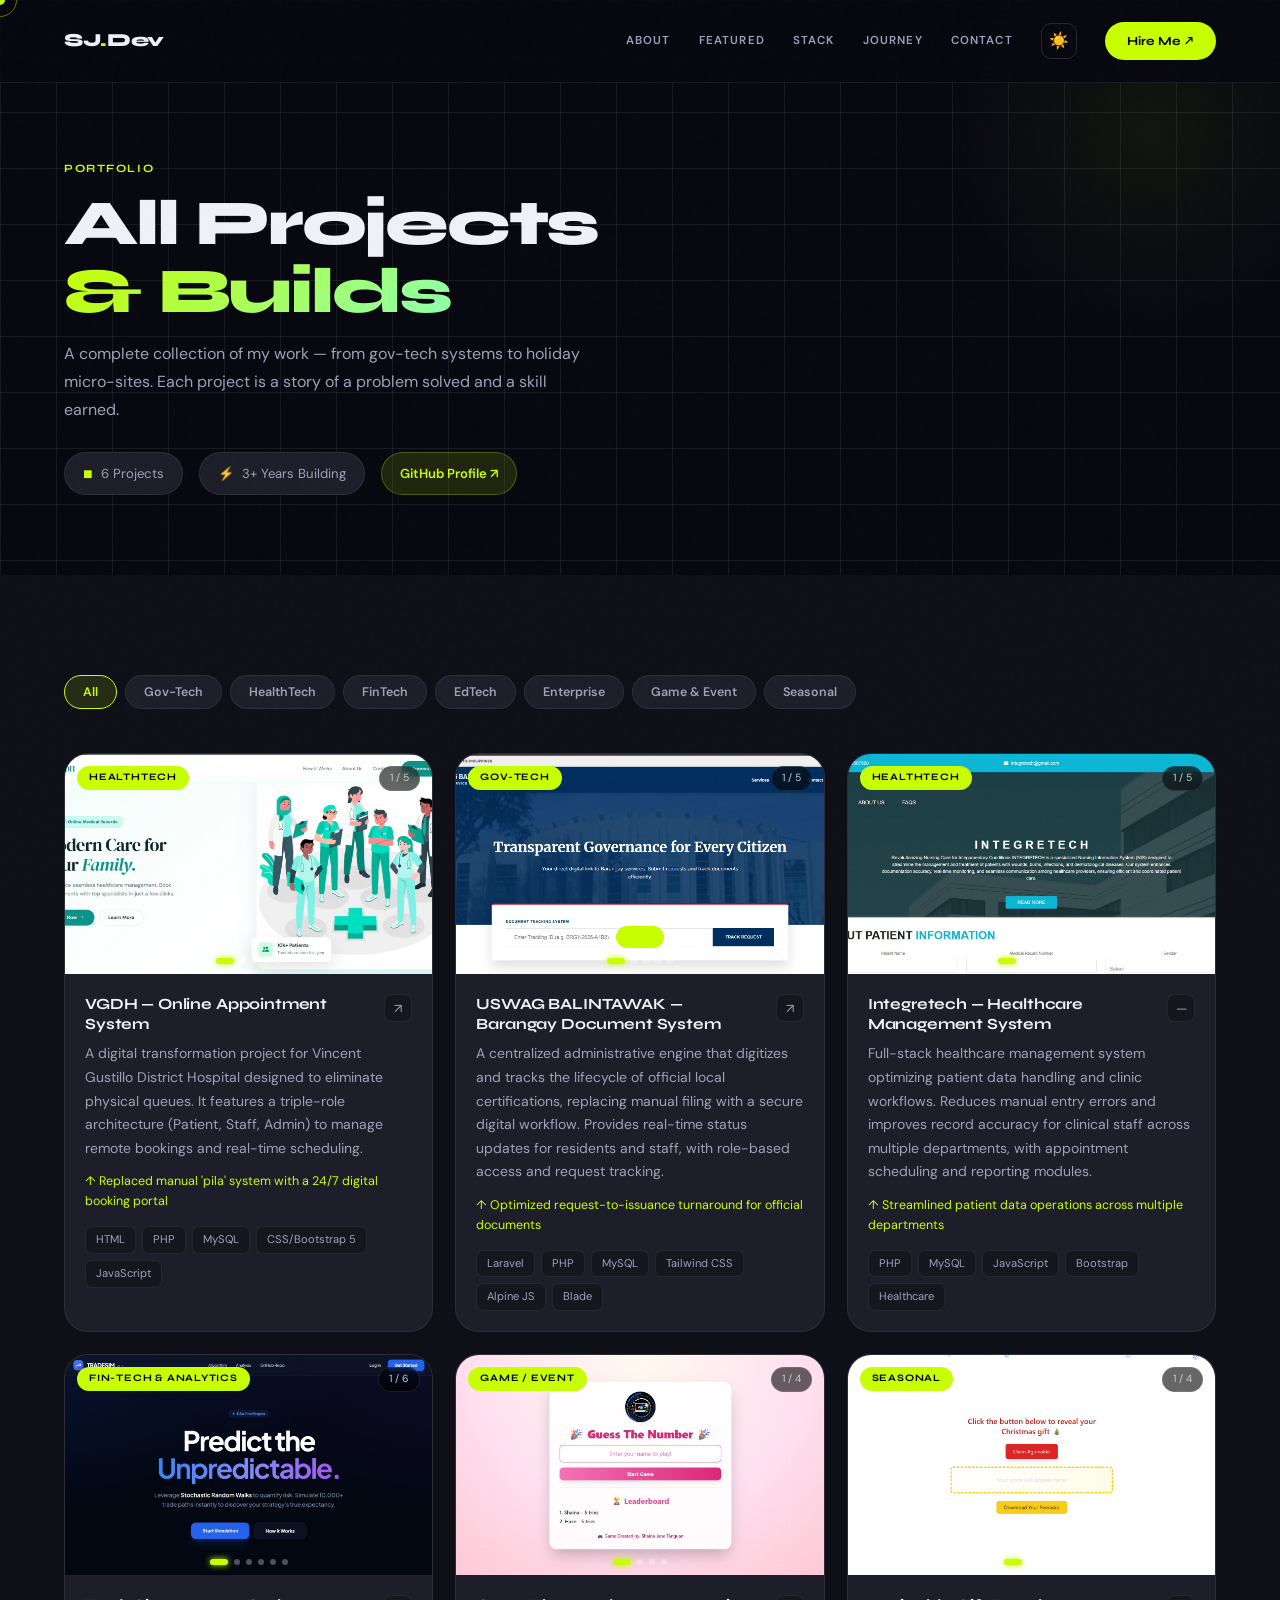
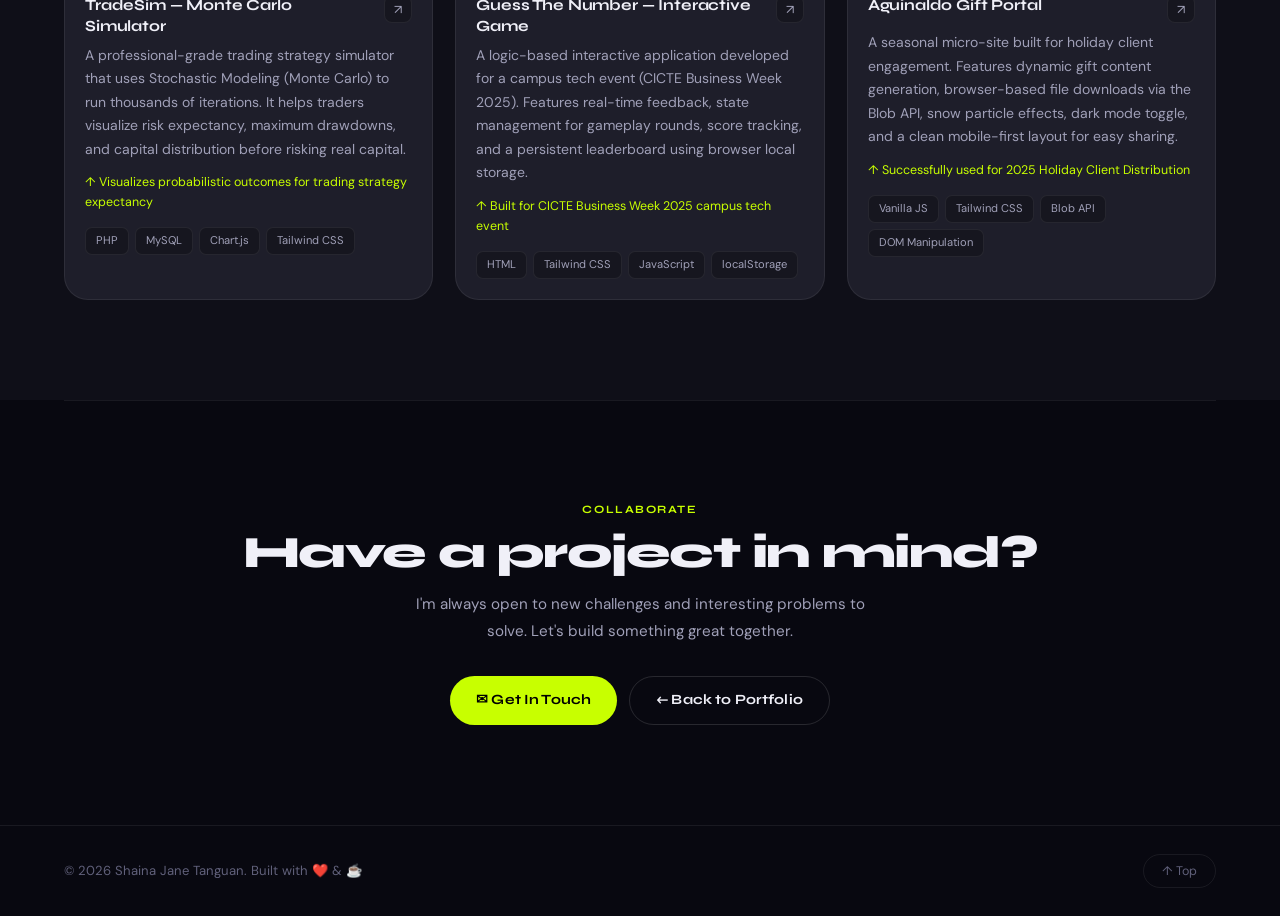
<file: projects.html>
<!DOCTYPE html>
<html lang="en" data-theme="dark">
<head>
  <meta charset="UTF-8"/>
  <meta name="viewport" content="width=device-width, initial-scale=1.0"/>
  <title>All Projects — Shaina Jane Tanguan</title>
  <meta name="description" content="Full project portfolio of Shaina Jane Tanguan — Web Developer & Data Analyst."/>
  <link rel="stylesheet" href="style.css">
</head>
<body>

<div id="cur"></div>
<div id="ring"></div>
<div id="prog"></div>
<div id="toast"></div>

<nav class="nav">
  <a href="index.html" class="nav-logo">SJ<span>.</span>Dev</a>
  <div class="nav-right">
    <a href="index.html#about"    class="nav-link">About</a>
    <a href="index.html#projects" class="nav-link">Featured</a>
    <a href="index.html#stack"    class="nav-link">Stack</a>
    <a href="index.html#journey"  class="nav-link">Journey</a>
    <a href="index.html#contact"  class="nav-link">Contact</a>
    <button class="theme-btn" id="themeBtn" onclick="toggleTheme()" aria-label="Toggle theme">
      <span id="themeIcon">☀️</span>
    </button>
    <a href="mailto:shaynatangguan8@gmail.com" class="nav-cta">Hire Me ↗</a>
  </div>
</nav>

<div class="page-hero">
  <div class="page-hero-grid"></div>
  <div class="page-hero-blob"></div>
  <p class="section-tag" style="position:relative;z-index:1;margin-bottom:12px">Portfolio</p>
  <h1 class="page-title">
    All Projects<br>
    <span style="background:linear-gradient(135deg,var(--accent),#8dffb3);-webkit-background-clip:text;-webkit-text-fill-color:transparent;background-clip:text;">
      &amp; Builds
    </span>
  </h1>
  <p class="page-sub">
    A complete collection of my work — from gov-tech systems to holiday micro-sites. Each project is a story of a problem solved and a skill earned.
  </p>
  <div style="margin-top:28px;position:relative;z-index:1;display:flex;gap:16px;flex-wrap:wrap;">
    <div style="display:flex;align-items:center;gap:8px;background:var(--surface);border:1px solid var(--border);border-radius:100px;padding:8px 18px;font-size:.82rem;color:var(--text2);">
      <span style="color:var(--accent);font-size:1rem;">■</span> 6 Projects
    </div>
    <div style="display:flex;align-items:center;gap:8px;background:var(--surface);border:1px solid var(--border);border-radius:100px;padding:8px 18px;font-size:.82rem;color:var(--text2);">
      <span style="color:var(--accent);">⚡</span> 3+ Years Building
    </div>
    <a href="https://github.com/shainajaneee" target="_blank" style="display:flex;align-items:center;gap:8px;background:var(--accent-dim);border:1px solid rgba(200,255,0,.25);border-radius:100px;padding:8px 18px;font-size:.82rem;color:var(--accent);font-weight:600;transition:background .2s;" onmouseover="this.style.background='var(--accent)';this.style.color='#000'" onmouseout="this.style.background='var(--accent-dim)';this.style.color='var(--accent)'">
      GitHub Profile ↗
    </a>
  </div>
</div>

<section class="section section-bg2">
  <div class="filter-bar reveal">
    <button class="filter-btn active" data-filter="all">All</button>
    <button class="filter-btn" data-filter="govtech">Gov-Tech</button>
    <button class="filter-btn" data-filter="healthtech">HealthTech</button>
    <button class="filter-btn" data-filter="fintech">FinTech</button>
    <button class="filter-btn" data-filter="edtech">EdTech</button>
    <button class="filter-btn" data-filter="enterprise">Enterprise</button>
    <button class="filter-btn" data-filter="game">Game &amp; Event</button>
    <button class="filter-btn" data-filter="seasonal">Seasonal</button>
  </div>

  <div class="all-projects-grid" id="allProjectsGrid"></div>
</section>

<div class="section-divider"></div>
<section class="section section-bg3 reveal" style="text-align:center;">
  <p class="section-tag" style="justify-content:center;display:block">Collaborate</p>
  <h2 class="section-title" style="margin-bottom:14px">Have a project in mind?</h2>
  <p style="font-size:.95rem;color:var(--text2);max-width:460px;margin:0 auto 32px;line-height:1.75;">
    I'm always open to new challenges and interesting problems to solve. Let's build something great together.
  </p>
  <div style="display:flex;gap:12px;justify-content:center;flex-wrap:wrap;">
    <a href="mailto:shaynatangguan8@gmail.com" class="btn btn-solid">✉ Get In Touch</a>
    <a href="index.html" class="btn btn-outline">← Back to Portfolio</a>
  </div>
</section>

<footer class="footer">
  <span class="footer-copy">© 2026 Shaina Jane Tanguan. Built with ❤️ &amp; ☕</span>
  <button class="footer-top" onclick="window.scrollTo({top:0,behavior:'smooth'})">↑ Top</button>
</footer>

<script src="script.js"></script>
<script>
const ALL_PROJECTS = [
  {
  name: "VGDH — Online Appointment System",
  label: "HealthTech",
  category: "healthtech",
  desc: "A digital transformation project for Vincent Gustillo District Hospital designed to eliminate physical queues. It features a triple-role architecture (Patient, Staff, Admin) to manage remote bookings and real-time scheduling.",
  impact: "↑ Replaced manual 'pila' system with a 24/7 digital booking portal",
  chips: ["HTML", "PHP", "MySQL", "CSS/Bootstrap 5", "JavaScript"],
  url: "https://vgdhhealthcare.ct.ws/",
  slides: [
    { e: "🏥", bg: "#0f172a", img: "pictures/proj/vgdh-main.jpg" },
    { e: "📅", bg: "#1e293b", img: "pictures/proj/vgdh-admin.jpg" },
    { e: "📅", bg: "#1e293b", img: "pictures/proj/vgdh-dash.jpg" },
    { e: "👥", bg: "#334155", img: "pictures/proj/vgdh-users.jpg" },
    { e: "📋", bg: "#020617", img: "pictures/proj/vgdh-form.jpg" },
  ]
},
  {
    name: "USWAG BALINTAWAK — Barangay Document System",
    label: "Gov-Tech",
    category: "govtech",
    desc: "A centralized administrative engine that digitizes and tracks the lifecycle of official local certifications, replacing manual filing with a secure digital workflow. Provides real-time status updates for residents and staff, with role-based access and request tracking.",
    impact: "↑ Optimized request-to-issuance turnaround for official documents",
    chips: ["Laravel", "PHP", "MySQL", "Tailwind CSS", "Alpine JS", "Blade"],
    url: "https://github.com/shainajaneee/barangay-docs",
    slides: [
      { e: "🏛️", bg: "#0b1a0b", img: "pictures/proj/barangay-1.png" },
      { e: "📄", bg: "#091520", img: "pictures/proj/barangay-2.png" },
      { e: "🔐", bg: "#1a0b0b", img: "pictures/proj/barangay-5.png" },
      { e: "📋", bg: "#1a1a0b", img: "pictures/proj/barangay-4.png" },
      { e: "📊", bg: "#0b0b1a", img: "pictures/proj/barangay-3.png" },
    ]
  },
  {
    name: "Integretech — Healthcare Management System",
    label: "HealthTech",
    category: "healthtech",
    desc: "Full-stack healthcare management system optimizing patient data handling and clinic workflows. Reduces manual entry errors and improves record accuracy for clinical staff across multiple departments, with appointment scheduling and reporting modules.",
    impact: "↑ Streamlined patient data operations across multiple departments",
    chips: ["PHP", "MySQL", "JavaScript", "Bootstrap", "Healthcare"],
    url: null,
    slides: [
      { e: "🏥", bg: "#091520", img: "pictures/proj/integ-1.jpg" },
      { e: "💊", bg: "#0b1a10", img: "pictures/proj/integ-2.jpg" },
      { e: "📅", bg: "#1a0b10", img: "pictures/proj/integ-3.jpg" },
      { e: "🩺", bg: "#0b091a", img: "pictures/proj/integ-4.jpg" },
      { e: "📈", bg: "#1a1a0b", img: "pictures/proj/integ-5.jpg" },
    ]
  },
  {
  name: "TradeSim — Monte Carlo Simulator",
  label: "Fin-Tech & Analytics",
  category: "fintech",
  desc: "A professional-grade trading strategy simulator that uses Stochastic Modeling (Monte Carlo) to run thousands of iterations. It helps traders visualize risk expectancy, maximum drawdowns, and capital distribution before risking real capital.",
  impact: "↑ Visualizes probabilistic outcomes for trading strategy expectancy",
  chips: ["PHP", "MySQL", "Chart.js", "Tailwind CSS"],
  url: "https://github.com/shainajaneee/tradesim-monte-carlo",
  slides: [
    { e: "📈", bg: "#061626", img: "pictures/proj/tradesim-1.jpg" },
    { e: "📊", bg: "#0d1117", img: "pictures/proj/tradesim-2.jpg" },
    { e: "🧮", bg: "#1a1a1a", img: "pictures/proj/tradesim-3.jpg" },
    { e: "📉", bg: "#1e1e2e", img: "pictures/proj/tradesim-4.jpg" },
    { e: "💰", bg: "#020617", img: "pictures/proj/tradesim-5.jpg" },
    { e: "💰", bg: "#020617", img: "pictures/proj/tradesim-6.jpg" },
  ]
},
  {
    name: "Guess The Number — Interactive Game",
    label: "Game / Event",
    category: "game",
    desc: "A logic-based interactive application developed for a campus tech event (CICTE Business Week 2025). Features real-time feedback, state management for gameplay rounds, score tracking, and a persistent leaderboard using browser local storage.",
    impact: "↑ Built for CICTE Business Week 2025 campus tech event",
    chips: ["HTML", "Tailwind CSS", "JavaScript", "localStorage"],
    url: "https://guessthenumbersq.netlify.app",
    slides: [
      { e: "🎮", bg: "#0b1a0a", img: "pictures/proj/game-1.jpg" },
      { e: "🏆", bg: "#1a1a0a", img: "pictures/proj/game-2.jpg" },
      { e: "💡", bg: "#0a0b1a", img: "pictures/proj/game-3.jpg" },
      { e: "🎲", bg: "#1a0b0b", img: "pictures/proj/game-4.jpg" },
    ]
  },
  {
    name: "Aguinaldo Gift Portal",
    label: "Seasonal",
    category: "seasonal",
    desc: "A seasonal micro-site built for holiday client engagement. Features dynamic gift content generation, browser-based file downloads via the Blob API, snow particle effects, dark mode toggle, and a clean mobile-first layout for easy sharing.",
    impact: "↑ Successfully used for 2025 Holiday Client Distribution",
    chips: ["Vanilla JS", "Tailwind CSS", "Blob API", "DOM Manipulation"],
    url: "https://pamasko-randomizer.netlify.app/",
    slides: [
      { e: "🎄", bg: "#0b1a0a", img: "pictures/proj/aguinaldo-1.png" },
      { e: "❄️", bg: "#0a0b1a", img: "pictures/proj/aguinaldo-2.png" },
      { e: "🎁", bg: "#1a0a0b", img: "pictures/proj/aguinaldo-3.png" },
      { e: "🌙", bg: "#0a0a14", img: "pictures/proj/aguinaldo-4.png" },
    ]
  }
  
];

const allGrid = document.getElementById('allProjectsGrid');
ALL_PROJECTS.forEach((proj, i) => {
  const card = buildProjectCard(proj, i, 3000 + i * 300);
  card.dataset.category = proj.category;
  allGrid.appendChild(card);
});

initFilter();
</script>
</body>
</html>
</file>
<file: style.css>
@import url('https://fonts.googleapis.com/css2?family=Syne:wght@400;600;700;800&family=DM+Sans:ital,opsz,wght@0,9..40,300;0,9..40,400;0,9..40,500;1,9..40,300&display=swap');

*, *::before, *::after { box-sizing: border-box; margin: 0; padding: 0; }
img { display: block; max-width: 100%; }
a { text-decoration: none; color: inherit; }
button { cursor: pointer; border: none; background: none; font-family: inherit; }
ul, ol { list-style: none; }

:root {
  --bg:        #080810;
  --bg2:       #0f0f18;
  --bg3:       #16161f;
  --surface:   #1e1e2a;
  --surface2:  #252535;
  --border:    rgba(255,255,255,.07);
  --border2:   rgba(255,255,255,.13);
  --text:      #f0f0f8;
  --text2:     #a0a0b8;
  --text3:     #60607a;
  --accent:    #c8ff00;
  --accent-dim:rgba(200,255,0,.12);
  --accent-glow:rgba(200,255,0,.25);
  --purple:    #7b61ff;
  --font-d:    'Syne', sans-serif;
  --font-b:    'DM Sans', sans-serif;
  --radius:    16px;
  --radius-lg: 24px;
  --shadow:    0 20px 60px rgba(0,0,0,.5);
  --nav-bg:    rgba(8,8,16,.8);
}

[data-theme="light"] {
  --bg:        #f8f8fc;
  --bg2:       #f0f0f8;
  --bg3:       #e8e8f4;
  --surface:   #ffffff;
  --surface2:  #f4f4fc;
  --border:    rgba(0,0,0,.08);
  --border2:   rgba(0,0,0,.14);
  --text:      #0d0d1a;
  --text2:     #4a4a6a;
  --text3:     #9090b0;
  --accent:    #7cb800;
  --accent-dim:rgba(124,184,0,.1);
  --accent-glow:rgba(124,184,0,.22);
  --purple:    #6044e0;
  --nav-bg:    rgba(248,248,252,.85);
  --shadow:    0 20px 60px rgba(0,0,0,.1);
}

html { scroll-behavior: smooth; }

body {
  font-family: var(--font-b);
  background: var(--bg);
  color: var(--text);
  font-size: 16px;
  line-height: 1.6;
  overflow-x: hidden;
  cursor: none;
  transition: background .3s, color .3s;
}

::-webkit-scrollbar { width: 3px; }
::-webkit-scrollbar-track { background: var(--bg); }
::-webkit-scrollbar-thumb { background: var(--accent); border-radius: 2px; }

body::before {
  content: '';
  position: fixed;
  inset: 0;
  background-image: url("data:image/svg+xml,%3Csvg viewBox='0 0 200 200' xmlns='http://www.w3.org/2000/svg'%3E%3Cfilter id='n'%3E%3CfeTurbulence type='fractalNoise' baseFrequency='.85' numOctaves='4' stitchTiles='stitch'/%3E%3C/filter%3E%3Crect width='100%25' height='100%25' filter='url(%23n)' opacity='.04'/%3E%3C/svg%3E");
  pointer-events: none;
  z-index: 9000;
  opacity: .35;
}

#cur {
  position: fixed;
  width: 10px; height: 10px;
  background: var(--accent);
  border-radius: 50%;
  pointer-events: none;
  z-index: 9999;
  transform: translate(-50%,-50%);
  mix-blend-mode: difference;
  transition: width .22s, height .22s;
}
#ring {
  position: fixed;
  width: 34px; height: 34px;
  border: 1.5px solid var(--accent);
  border-radius: 50%;
  pointer-events: none;
  z-index: 9998;
  transform: translate(-50%,-50%);
  opacity: .45;
  transition: width .28s, height .28s, opacity .28s;
}
body:hover #cur { opacity: 1; }

#prog {
  position: fixed;
  top: 0; left: 0;
  height: 2px;
  background: var(--accent);
  box-shadow: 0 0 8px var(--accent);
  z-index: 8000;
  width: 0;
  transition: width .1s linear;
}

#toast {
  position: fixed;
  bottom: 32px;
  left: 50%;
  transform: translateX(-50%) translateY(80px);
  background: var(--accent);
  color: #000;
  padding: 11px 24px;
  border-radius: 100px;
  font-family: var(--font-d);
  font-weight: 700;
  font-size: .85rem;
  z-index: 9999;
  transition: transform .35s cubic-bezier(.4,0,.2,1);
  white-space: nowrap;
}
#toast.show { transform: translateX(-50%) translateY(0); }

.nav {
  position: fixed;
  top: 0; left: 0; right: 0;
  z-index: 700;
  display: flex;
  align-items: center;
  justify-content: space-between;
  padding: 22px 64px;
  background: var(--nav-bg);
  backdrop-filter: blur(20px);
  -webkit-backdrop-filter: blur(20px);
  border-bottom: 1px solid var(--border);
  transition: padding .3s, background .3s;
}
.nav.scrolled { padding: 14px 64px; }
.nav-logo {
  font-family: var(--font-d);
  font-weight: 800;
  font-size: 1.15rem;
  letter-spacing: -.02em;
  color: var(--text);
}
.nav-logo span { color: var(--accent); }
.nav-right { display: flex; align-items: center; gap: 28px; }
.nav-link {
  font-size: .72rem;
  font-weight: 600;
  letter-spacing: .1em;
  text-transform: uppercase;
  color: var(--text2);
  position: relative;
  transition: color .2s;
}
.nav-link::after {
  content: '';
  position: absolute;
  bottom: -3px; left: 0; right: 0;
  height: 1px;
  background: var(--accent);
  transform: scaleX(0);
  transition: transform .25s;
  transform-origin: left;
}
.nav-link:hover,
.nav-link.active { color: var(--accent); }
.nav-link:hover::after,
.nav-link.active::after { transform: scaleX(1); }
.nav-cta {
  background: var(--accent);
  color: #000;
  font-family: var(--font-d);
  font-weight: 700;
  font-size: .78rem;
  padding: 9px 22px;
  border-radius: 100px;
  transition: transform .2s, box-shadow .2s;
  letter-spacing: .02em;
}
.nav-cta:hover { transform: translateY(-2px); box-shadow: 0 8px 28px var(--accent-glow); }
.theme-btn {
  width: 36px; height: 36px;
  border: 1px solid var(--border2);
  border-radius: 10px;
  display: flex; align-items: center; justify-content: center;
  font-size: 1rem;
  color: var(--text2);
  transition: border-color .2s, background .2s, transform .2s;
}
.theme-btn:hover { border-color: var(--accent); background: var(--accent-dim); transform: rotate(15deg); }

.hamburger {
  display: none;
  width: 36px; height: 36px;
  flex-direction: column;
  align-items: center;
  justify-content: center;
  gap: 5px;
  border: 1px solid var(--border2);
  border-radius: 10px;
  transition: border-color .2s, background .2s;
  z-index: 800;
}
.hamburger:hover { border-color: var(--accent); background: var(--accent-dim); }
.hamburger span {
  display: block;
  width: 16px; height: 1.5px;
  background: var(--text2);
  border-radius: 2px;
  transition: transform .3s, opacity .3s, background .2s;
}
.hamburger.open span:nth-child(1) { transform: translateY(6.5px) rotate(45deg); background: var(--accent); }
.hamburger.open span:nth-child(2) { opacity: 0; }
.hamburger.open span:nth-child(3) { transform: translateY(-6.5px) rotate(-45deg); background: var(--accent); }

.hero {
  min-height: 100vh;
  display: grid;
  grid-template-columns: 1fr 1fr;
  align-items: center;
  gap: 60px;
  padding: 130px 64px 80px;
  position: relative;
  overflow: hidden;
  background: var(--bg);
}
.hero-grid-bg {
  position: absolute;
  inset: 0;
  background-image:
    linear-gradient(var(--border) 1px, transparent 1px),
    linear-gradient(90deg, var(--border) 1px, transparent 1px);
  background-size: 56px 56px;
  pointer-events: none;
}
.hero-blob {
  position: absolute;
  border-radius: 50%;
  pointer-events: none;
  animation: blobFloat 7s ease-in-out infinite;
}
.hero-blob-1 {
  width: 500px; height: 500px;
  top: -60px; right: -60px;
  background: radial-gradient(circle, rgba(200,255,0,.055) 0%, transparent 70%);
}
.hero-blob-2 {
  width: 360px; height: 360px;
  bottom: 40px; left: 80px;
  background: radial-gradient(circle, rgba(123,97,255,.07) 0%, transparent 70%);
  animation-delay: -3.5s;
  animation-duration: 9s;
}
[data-theme="light"] .hero-blob-1 { background: radial-gradient(circle,rgba(124,184,0,.08) 0%,transparent 70%); }
[data-theme="light"] .hero-blob-2 { background: radial-gradient(circle,rgba(96,68,224,.06) 0%,transparent 70%); }

.hero-left { position: relative; z-index: 2; }
.hero-badge {
  display: inline-flex;
  align-items: center;
  gap: 9px;
  background: var(--accent-dim);
  border: 1px solid rgba(200,255,0,.25);
  border-radius: 100px;
  padding: 7px 18px;
  font-family: var(--font-d);
  font-weight: 600;
  font-size: .72rem;
  letter-spacing: .1em;
  text-transform: uppercase;
  color: var(--accent);
  margin-bottom: 24px;
  opacity: 0;
  animation: fadeUp .7s .15s forwards;
}
.badge-dot {
  width: 7px; height: 7px;
  border-radius: 50%;
  background: var(--accent);
  animation: pulseDot 1.6s ease-in-out infinite;
  box-shadow: 0 0 6px var(--accent);
}
.hero-name {
  font-family: var(--font-d);
  font-size: clamp(2.6rem,5.5vw,4.4rem);
  font-weight: 800;
  line-height: 1.04;
  letter-spacing: -.035em;
  margin-bottom: 8px;
  opacity: 0;
  animation: fadeUp .7s .3s forwards;
}
.hero-name-gradient {
  display: block;
  background: linear-gradient(135deg, var(--accent), #8dffb3);
  -webkit-background-clip: text;
  -webkit-text-fill-color: transparent;
  background-clip: text;
}
[data-theme="light"] .hero-name-gradient {
  background: linear-gradient(135deg, #5a9000, #2d7a00);
  -webkit-background-clip: text;
  background-clip: text;
}
.hero-role {
  font-family: var(--font-d);
  font-size: 1.2rem;
  font-weight: 500;
  color: var(--text2);
  margin-bottom: 24px;
  letter-spacing: -.01em;
  opacity: 0;
  animation: fadeUp .7s .44s forwards;
}
.hero-bio {
  font-size: .95rem;
  color: var(--text2);
  max-width: 480px;
  line-height: 1.78;
  margin-bottom: 36px;
  opacity: 0;
  animation: fadeUp .7s .56s forwards;
}
.hero-actions {
  display: flex;
  flex-wrap: wrap;
  gap: 12px;
  opacity: 0;
  animation: fadeUp .7s .68s forwards;
}

.hero-right {
  position: relative;
  z-index: 2;
  display: flex;
  flex-direction: column;
  align-items: center;
  gap: 24px;
  opacity: 0;
  animation: fadeIn .9s .55s forwards;
}
.photo-frame {
  position: relative;
  width: 260px; height: 300px;
}
.photo-frame::before {
  content: '';
  position: absolute;
  inset: -2px;
  background: linear-gradient(135deg, var(--accent), var(--purple), var(--accent));
  border-radius: 22px;
  z-index: 0;
  animation: borderSpin 5s linear infinite;
}
.photo-inner {
  position: relative;
  z-index: 1;
  width: 100%; height: 100%;
  background: var(--bg3);
  border-radius: 20px;
  overflow: hidden;
  display: flex;
  align-items: center;
  justify-content: center;
  font-size: 5rem;
}
.photo-inner img { width: 100%; height: 100%; object-fit: cover; }
.photo-location {
  position: absolute;
  bottom: -12px; right: -12px;
  z-index: 2;
  background: var(--accent);
  color: #000;
  font-family: var(--font-d);
  font-weight: 700;
  font-size: .68rem;
  padding: 7px 14px;
  border-radius: 100px;
  letter-spacing: .03em;
  white-space: nowrap;
}
.hero-stats {
  display: grid;
  grid-template-columns: repeat(3,1fr);
  gap: 10px;
  width: 100%;
}
.stat-card {
  background: var(--surface);
  border: 1px solid var(--border);
  border-radius: var(--radius);
  padding: 14px;
  text-align: center;
  transition: border-color .2s, transform .2s;
}
.stat-card:hover { border-color: var(--accent); transform: translateY(-3px); }
.stat-num {
  font-family: var(--font-d);
  font-size: 1.7rem;
  font-weight: 800;
  color: var(--accent);
  line-height: 1;
  letter-spacing: -.025em;
}
.stat-lbl {
  font-size: .65rem;
  color: var(--text3);
  margin-top: 4px;
  text-transform: uppercase;
  letter-spacing: .07em;
}

.scroll-hint {
  position: absolute;
  bottom: 36px; left: 50%;
  transform: translateX(-50%);
  display: flex;
  flex-direction: column;
  align-items: center;
  gap: 8px;
  opacity: 0;
  z-index: 2;
  animation: fadeIn .8s 1.8s forwards;
}
.scroll-hint span { font-size: .65rem; letter-spacing: .15em; text-transform: uppercase; color: var(--text3); }
.scroll-arrow {
  width: 14px; height: 14px;
  border-right: 1.5px solid var(--text3);
  border-bottom: 1.5px solid var(--text3);
  transform: rotate(45deg);
  animation: scrollBounce 1.5s ease-in-out infinite;
}

.btn {
  display: inline-flex;
  align-items: center;
  gap: 8px;
  font-family: var(--font-d);
  font-weight: 700;
  font-size: .88rem;
  padding: 12px 26px;
  border-radius: 100px;
  transition: transform .2s, box-shadow .2s, background .2s, border-color .2s, color .2s;
  letter-spacing: .01em;
}
.btn:hover { transform: translateY(-2px); }
.btn-solid {
  background: var(--accent);
  color: #000;
}
.btn-solid:hover { box-shadow: 0 8px 28px var(--accent-glow); }
.btn-outline {
  border: 1px solid var(--border2);
  color: var(--text);
}
.btn-outline:hover { border-color: var(--accent); background: var(--accent-dim); color: var(--accent); }
.btn-sm { font-size: .8rem; padding: 9px 20px; }

.section { padding: 100px 64px; position: relative; }
.section-bg2 { background: var(--bg2); }
.section-bg3 { background: var(--bg); }
.section-divider { height: 1px; background: var(--border); margin: 0 64px; }

.section-tag {
  font-family: var(--font-d);
  font-size: .7rem;
  font-weight: 700;
  letter-spacing: .14em;
  text-transform: uppercase;
  color: var(--accent);
  margin-bottom: 10px;
}
.section-title {
  font-family: var(--font-d);
  font-size: clamp(2rem,3.5vw,3rem);
  font-weight: 800;
  letter-spacing: -.035em;
  line-height: 1.08;
  color: var(--text);
}
.section-line {
  width: 48px; height: 2px;
  background: var(--accent);
  margin-top: 14px;
}
.section-header {
  display: flex;
  align-items: flex-end;
  justify-content: space-between;
  margin-bottom: 56px;
  gap: 16px;
  flex-wrap: wrap;
}

.reveal {
  opacity: 0;
  transform: translateY(36px);
  transition: opacity .65s ease, transform .65s ease;
}
.reveal.on { opacity: 1; transform: translateY(0); }
.reveal-d1 { transition-delay: .1s; }
.reveal-d2 { transition-delay: .2s; }
.reveal-d3 { transition-delay: .3s; }
.reveal-d4 { transition-delay: .4s; }

.projects-grid {
  display: grid;
  grid-template-columns: repeat(auto-fill, minmax(360px, 1fr));
  gap: 22px;
}
.project-card {
  background: var(--surface);
  border: 1px solid var(--border);
  border-radius: var(--radius-lg);
  overflow: hidden;
  transition: border-color .3s, transform .3s, box-shadow .3s;
  cursor: pointer;
}
.project-card:hover {
  border-color: rgba(200,255,0,.3);
  transform: translateY(-5px);
  box-shadow: var(--shadow), 0 0 0 1px rgba(200,255,0,.08);
}
[data-theme="light"] .project-card:hover { border-color: rgba(124,184,0,.4); }

.card-gallery {
  position: relative;
  height: 220px;
  overflow: hidden;
  background: var(--bg3);
}
.gallery-track {
  display: flex;
  height: 100%;
  transition: transform .45s cubic-bezier(.4,0,.2,1);
}
.gallery-slide {
  min-width: 100%;
  height: 100%;
  display: flex;
  align-items: center;
  justify-content: center;
  font-size: 4rem;
  position: relative;
  overflow: hidden;
}
.gallery-slide img {
  width: 100%; height: 100%;
  object-fit: cover;
  transition: transform .5s ease;
}
.project-card:hover .gallery-slide img { transform: scale(1.04); }
.gallery-slide-placeholder {
  width: 100%; height: 100%;
  display: flex;
  align-items: center;
  justify-content: center;
  font-size: 4rem;
}
.gallery-label {
  position: absolute;
  top: 12px; left: 12px;
  background: var(--accent);
  color: #000;
  font-family: var(--font-d);
  font-weight: 700;
  font-size: .62rem;
  letter-spacing: .08em;
  text-transform: uppercase;
  padding: 4px 12px;
  border-radius: 100px;
  z-index: 5;
}
.gallery-counter {
  position: absolute;
  top: 12px; right: 12px;
  background: rgba(0,0,0,.6);
  backdrop-filter: blur(8px);
  border: 1px solid rgba(255,255,255,.1);
  color: #ccc;
  font-size: .65rem;
  padding: 3px 10px;
  border-radius: 100px;
  z-index: 5;
}
.gallery-btn {
  position: absolute;
  top: 50%; transform: translateY(-50%);
  width: 32px; height: 32px;
  background: rgba(0,0,0,.65);
  backdrop-filter: blur(6px);
  border: 1px solid rgba(255,255,255,.12);
  border-radius: 50%;
  color: #fff;
  font-size: .9rem;
  display: flex; align-items: center; justify-content: center;
  z-index: 5;
  opacity: 0;
  transition: opacity .2s, background .2s;
}
.gallery-btn.prev { left: 10px; }
.gallery-btn.next { right: 10px; }
.project-card:hover .gallery-btn { opacity: 1; }
.gallery-btn:hover { background: rgba(200,255,0,.3); }
.gallery-dots {
  position: absolute;
  bottom: 10px; left: 50%;
  transform: translateX(-50%);
  display: flex;
  gap: 6px;
  z-index: 5;
}
.gdot {
  height: 6px;
  border-radius: 3px;
  background: rgba(255,255,255,.3);
  transition: background .25s, width .3s;
  width: 6px;
  cursor: pointer;
  border: none;
}
.gdot.active {
  background: var(--accent);
  width: 18px;
  box-shadow: 0 0 6px var(--accent);
}

.card-content { padding: 20px; }
.card-top { display: flex; justify-content: space-between; align-items: flex-start; gap: 12px; margin-bottom: 8px; }
.card-name {
  font-family: var(--font-d);
  font-weight: 700;
  font-size: .97rem;
  line-height: 1.3;
  color: var(--text);
  letter-spacing: -.01em;
  flex: 1;
}
.card-arrow {
  width: 28px; height: 28px;
  background: var(--bg3);
  border: 1px solid var(--border);
  border-radius: 8px;
  display: flex; align-items: center; justify-content: center;
  font-size: .82rem;
  flex-shrink: 0;
  transition: background .2s, border-color .2s, color .2s;
  color: var(--text2);
}
.project-card:hover .card-arrow { background: var(--accent); border-color: var(--accent); color: #000; }
.card-desc {
  font-size: .875rem;
  color: var(--text2);
  line-height: 1.68;
  margin-bottom: 12px;
}
.card-impact {
  font-size: .78rem;
  color: var(--accent);
  margin-bottom: 14px;
}
.card-chips { display: flex; flex-wrap: wrap; gap: 6px; }
.card-chip {
  background: var(--bg3);
  border: 1px solid var(--border);
  border-radius: 7px;
  padding: 4px 10px;
  font-size: .7rem;
  color: var(--text2);
  transition: border-color .2s, color .2s;
}
.project-card:hover .card-chip { border-color: rgba(200,255,0,.2); color: var(--text); }

.view-all-wrap { text-align: center; margin-top: 48px; }

.stack-section { overflow: hidden; }
.stack-row { margin-bottom: 24px; }
.stack-row-label {
  font-family: var(--font-d);
  font-size: .68rem;
  font-weight: 700;
  letter-spacing: .13em;
  text-transform: uppercase;
  color: var(--accent);
  margin-bottom: 12px;
}
.marquee-outer { overflow: hidden; border-radius: 12px; }
.marquee-track {
  display: flex;
  gap: 10px;
  width: max-content;
}
.marquee-track.left   { animation: marquee 20s linear infinite; }
.marquee-track.right  { animation: marquee 24s linear infinite reverse; }
.marquee-track.left2  { animation: marquee 28s linear infinite; }

.tech-chip {
  background: var(--surface);
  border: 1px solid var(--border);
  border-radius: 10px;
  padding: 10px 20px;
  font-size: .875rem;
  font-weight: 500;
  color: var(--text);
  white-space: nowrap;
  cursor: default;
  transition: all .2s cubic-bezier(.34,1.56,.64,1);
}
.tech-chip:hover {
  transform: translateY(-5px) scale(1.1);
  background: var(--accent-dim);
  border-color: var(--accent);
  color: var(--accent);
}

.journey-layout {
  display: grid;
  grid-template-columns: 1fr 1fr;
  gap: 60px;
  align-items: start;
}
.journey-aside { position: sticky; top: 100px; }
.journey-aside-title {
  font-family: var(--font-d);
  font-size: 1.3rem;
  font-weight: 800;
  letter-spacing: -.02em;
  margin-bottom: 8px;
}
.journey-aside-sub { font-size: .9rem; color: var(--text2); line-height: 1.7; margin-bottom: 24px; }

.journey-photos { display: grid; grid-template-columns: 1fr 1fr; gap: 10px; margin-top: 8px; }
.journey-photo {
  border-radius: var(--radius);
  overflow: hidden;
  aspect-ratio: 4/3;
  background: var(--surface);
  border: 1px solid var(--border);
  transition: transform .3s, box-shadow .3s;
}
.journey-photo:first-child { grid-column: 1/-1; aspect-ratio: 16/9; }
.journey-photo:hover { transform: scale(1.02); box-shadow: var(--shadow); }
.journey-photo img { width: 100%; height: 100%; object-fit: cover; }
.journey-photo-placeholder {
  width: 100%; height: 100%;
  display: flex;
  align-items: center;
  justify-content: center;
  font-size: 2.5rem;
  background: linear-gradient(135deg, var(--surface), var(--surface2));
}

.timeline { position: relative; }
.timeline::before {
  content: '';
  position: absolute;
  left: 0; top: 0; bottom: 0;
  width: 1px;
  background: linear-gradient(to bottom, transparent, var(--border2), var(--border2), transparent);
}
.tl-item {
  display: grid;
  grid-template-columns: 20px 1fr;
  gap: 20px;
  padding: 0 0 36px 28px;
  position: relative;
  border-bottom: 1px solid var(--border);
}
.tl-item:last-child { border-bottom: none; padding-bottom: 0; }
.tl-item::before {
  content: '';
  position: absolute;
  left: -5px;
  top: 5px;
  width: 11px; height: 11px;
  background: var(--bg2);
  border: 2px solid var(--accent);
  border-radius: 50%;
  z-index: 2;
  box-shadow: 0 0 10px var(--accent-glow);
}
.tl-year {
  font-family: var(--font-d);
  font-size: .7rem;
  font-weight: 700;
  color: var(--accent);
  letter-spacing: .06em;
  padding-top: 4px;
  grid-column: 1/-1;
}
.tl-title {
  font-family: var(--font-d);
  font-weight: 700;
  font-size: .97rem;
  color: var(--text);
  margin-bottom: 6px;
  letter-spacing: -.01em;
  grid-column: 1/-1;
}
.tl-desc {
  font-size: .875rem;
  color: var(--text2);
  line-height: 1.68;
  grid-column: 1/-1;
}
.tl-desc strong { color: var(--text); font-weight: 500; }

.certs-grid {
  display: grid;
  grid-template-columns: repeat(auto-fill, minmax(260px, 1fr));
  gap: 14px;
}
.cert-card {
  background: var(--surface);
  border: 1px solid var(--border);
  border-radius: var(--radius);
  padding: 22px;
  display: flex;
  align-items: center;
  gap: 16px;
  cursor: pointer;
  transition: border-color .3s, transform .3s, background .3s;
}
.cert-card:hover { border-color: var(--accent); transform: translateY(-5px); background: var(--surface2); }
.cert-icon {
  width: 44px; height: 44px;
  background: var(--accent-dim);
  border: 1px solid rgba(200,255,0,.2);
  border-radius: 12px;
  display: flex; align-items: center; justify-content: center;
  font-size: 1.3rem;
  flex-shrink: 0;
}
.cert-name { font-family: var(--font-d); font-weight: 700; font-size: .9rem; color: var(--text); margin-bottom: 3px; }
.cert-issuer { font-size: .78rem; color: var(--text3); }
.cert-view-btn {
  display: block;
  font-size: 0.75rem;
  color: var(--accent);
  margin-top: 8px;
  font-weight: 600;
  text-transform: uppercase;
  letter-spacing: 1px;
}

.rec-wrapper { max-width: 760px; margin: 0 auto; }
.rec-card {
  background: var(--surface);
  border: 1px solid var(--border);
  border-radius: var(--radius-lg);
  padding: 48px 52px;
  position: relative;
  overflow: hidden;
  min-height: 220px;
}
.rec-quote-mark {
  position: absolute;
  top: 12px; left: 32px;
  font-family: var(--font-d);
  font-size: 8rem;
  font-weight: 900;
  line-height: 1;
  color: var(--accent);
  opacity: .08;
  pointer-events: none;
  user-select: none;
  letter-spacing: -.05em;
}
.rec-body {
  position: relative;
  z-index: 1;
  transition: opacity .3s, transform .3s;
}
.rec-text {
  font-size: 1.1rem;
  color: var(--text);
  font-style: italic;
  font-weight: 300;
  line-height: 1.75;
  margin-bottom: 28px;
}
.rec-author { display: flex; align-items: center; gap: 14px; }
.rec-avatar {
  width: 44px; height: 44px;
  border-radius: 50%;
  background: var(--accent-dim);
  border: 1px solid rgba(200,255,0,.25);
  display: flex; align-items: center; justify-content: center;
  font-family: var(--font-d);
  font-weight: 700;
  font-size: .82rem;
  color: var(--accent);
  flex-shrink: 0;
  overflow: hidden;
}
.rec-avatar img { width: 100%; height: 100%; object-fit: cover; }
.rec-name { font-family: var(--font-d); font-weight: 700; font-size: .9rem; color: var(--text); }
.rec-role { font-size: .78rem; color: var(--text3); margin-top: 2px; }
.rec-stars { margin-left: auto; color: var(--accent); font-size: .95rem; letter-spacing: 2px; }

.rec-nav {
  display: flex;
  align-items: center;
  justify-content: space-between;
  margin-top: 22px;
}
.rec-dots { display: flex; gap: 8px; align-items: center; }
.rdot {
  height: 8px;
  border-radius: 4px;
  background: var(--border2);
  width: 8px;
  transition: background .25s, width .3s;
  cursor: pointer;
  border: none;
}
.rdot.active { background: var(--accent); width: 22px; box-shadow: 0 0 8px var(--accent-glow); }
.rec-arrows { display: flex; gap: 8px; }
.rec-arr {
  width: 38px; height: 38px;
  border: 1px solid var(--border2);
  border-radius: 50%;
  display: flex; align-items: center; justify-content: center;
  font-size: .9rem;
  color: var(--text2);
  transition: border-color .2s, color .2s, background .2s;
}
.rec-arr:hover { border-color: var(--accent); color: var(--accent); background: var(--accent-dim); }

.contact-layout {
  display: grid;
  grid-template-columns: 1fr 1fr;
  gap: 56px;
  align-items: start;
}
.contact-intro { font-size: .95rem; color: var(--text2); line-height: 1.8; margin-bottom: 28px; }
.contact-links { display: flex; flex-direction: column; gap: 10px; }
.contact-link {
  display: flex;
  align-items: center;
  justify-content: space-between;
  padding: 16px 20px;
  background: var(--surface);
  border: 1px solid var(--border);
  border-radius: var(--radius);
  transition: border-color .2s, background .2s, transform .2s;
}
.contact-link:hover {
  border-color: rgba(200,255,0,.35);
  background: var(--accent-dim);
  transform: translateX(4px);
}
.cl-label { font-size: .68rem; text-transform: uppercase; letter-spacing: .08em; color: var(--text3); margin-bottom: 3px; }
.cl-val { font-size: .9rem; font-weight: 500; color: var(--text); word-break: break-all; }
.cl-arrow { color: var(--accent); font-size: 1.1rem; transition: transform .2s; flex-shrink: 0; margin-left: 10px; }
.contact-link:hover .cl-arrow { transform: translate(2px,-2px); }

.contact-form-box {
  background: var(--surface);
  border: 1px solid var(--border);
  border-radius: var(--radius-lg);
  padding: 32px;
}
.form-title { font-family: var(--font-d); font-weight: 700; font-size: 1rem; color: var(--text); margin-bottom: 22px; }
.form-group { margin-bottom: 16px; }
.form-label { font-size: .72rem; color: var(--text3); margin-bottom: 6px; display: block; text-transform: uppercase; letter-spacing: .07em; }
.form-input {
  width: 100%;
  background: var(--bg3);
  border: 1px solid var(--border);
  border-radius: 10px;
  padding: 11px 15px;
  color: var(--text);
  font-family: var(--font-b);
  font-size: .9rem;
  outline: none;
  transition: border-color .2s, background .2s;
  resize: none;
}
.form-input:focus { border-color: var(--accent); background: var(--surface); }
.form-input::placeholder { color: var(--text3); }
.form-submit {
  width: 100%;
  background: var(--accent);
  color: #000;
  font-family: var(--font-d);
  font-weight: 700;
  font-size: .9rem;
  padding: 13px;
  border-radius: 10px;
  transition: transform .2s, box-shadow .2s;
}
.form-submit:hover { transform: translateY(-2px); box-shadow: 0 6px 24px var(--accent-glow); }

.footer {
  padding: 28px 64px;
  border-top: 1px solid var(--border);
  display: flex;
  align-items: center;
  justify-content: space-between;
  background: var(--bg);
}
.footer-copy { font-size: .82rem; color: var(--text3); }
.footer-top {
  border: 1px solid var(--border);
  border-radius: 100px;
  padding: 8px 18px;
  font-size: .78rem;
  color: var(--text3);
  transition: border-color .2s, color .2s;
}
.footer-top:hover { border-color: var(--accent); color: var(--accent); }

.page-hero {
  padding: 160px 64px 80px;
  background: var(--bg);
  position: relative;
  overflow: hidden;
}
.page-hero-grid {
  position: absolute;
  inset: 0;
  background-image:
    linear-gradient(var(--border) 1px, transparent 1px),
    linear-gradient(90deg, var(--border) 1px, transparent 1px);
  background-size: 56px 56px;
  pointer-events: none;
}
.page-hero-blob {
  position: absolute;
  top: -80px; right: -80px;
  width: 420px; height: 420px;
  border-radius: 50%;
  background: radial-gradient(circle, rgba(200,255,0,.05) 0%, transparent 70%);
  pointer-events: none;
  animation: blobFloat 7s ease-in-out infinite;
}
.page-title {
  font-family: var(--font-d);
  font-size: clamp(2.5rem,5vw,4rem);
  font-weight: 800;
  letter-spacing: -.035em;
  line-height: 1.06;
  position: relative;
  z-index: 1;
}
.page-sub { font-size: 1rem; color: var(--text2); margin-top: 14px; max-width: 520px; line-height: 1.75; position: relative; z-index: 1; }

.all-projects-grid {
  display: grid;
  grid-template-columns: repeat(auto-fill, minmax(340px, 1fr));
  gap: 22px;
}

.filter-bar {
  display: flex;
  flex-wrap: wrap;
  gap: 8px;
  margin-bottom: 44px;
}
.filter-btn {
  background: var(--surface);
  border: 1px solid var(--border);
  border-radius: 100px;
  padding: 8px 18px;
  font-size: .78rem;
  font-weight: 600;
  color: var(--text2);
  transition: background .2s, border-color .2s, color .2s;
}
.filter-btn:hover,
.filter-btn.active { background: var(--accent-dim); border-color: var(--accent); color: var(--accent); }

.typewriter-text {
  display: inline-block;
  overflow: hidden;
  border-right: 3px solid var(--accent);
  white-space: nowrap;
  letter-spacing: 0.05em;
  width: 0;
  animation:
    typing 4s steps(35, end) infinite alternate,
    blink-caret 0.75s step-end infinite;
}
@keyframes typing {
  0%, 10% { width: 0; }
  45%, 55% { width: 100%; }
  90%, 100% { width: 0; }
}
@keyframes blink-caret {
  from, to { border-color: transparent }
  50% { border-color: var(--accent); }
}

.cert-modal {
  display: none;
  position: fixed;
  z-index: 9999;
  padding-top: 50px;
  left: 0; top: 0;
  width: 100%; height: 100%;
  background-color: rgba(0,0,0,0.9);
  backdrop-filter: blur(5px);
}
.modal-content {
  margin: auto;
  display: block;
  width: 80%;
  max-width: 900px;
  border-radius: 8px;
  box-shadow: 0 0 30px rgba(0,0,0,0.5);
  animation: zoomIn 0.3s ease;
}
@keyframes zoomIn {
  from { transform: scale(0.7); opacity: 0; }
  to   { transform: scale(1);   opacity: 1; }
}
.close-modal {
  position: absolute;
  top: 20px; right: 35px;
  color: #fff;
  font-size: 40px;
  font-weight: bold;
  cursor: pointer;
}

@keyframes fadeUp { from{opacity:0;transform:translateY(28px)} to{opacity:1;transform:translateY(0)} }
@keyframes fadeIn { from{opacity:0;transform:scale(.97)} to{opacity:1;transform:scale(1)} }
@keyframes blobFloat { 0%,100%{transform:translateY(0)} 50%{transform:translateY(-18px)} }
@keyframes pulseDot { 0%,100%{opacity:1;box-shadow:0 0 6px var(--accent)} 50%{opacity:.3;box-shadow:none} }
@keyframes borderSpin { 0%{filter:hue-rotate(0deg)} 100%{filter:hue-rotate(360deg)} }
@keyframes scrollBounce { 0%,100%{transform:rotate(45deg) translate(0,0);opacity:.5} 50%{transform:rotate(45deg) translate(5px,5px);opacity:1} }
@keyframes marquee { from{transform:translateX(0)} to{transform:translateX(-50%)} }


@media (max-width: 1024px) {
  /* Nav */
  .nav { padding: 16px 32px; }
  .nav.scrolled { padding: 12px 32px; }

  /* Sections */
  .section { padding: 80px 32px; }
  .section-divider { margin: 0 32px; }

  /* Hero — 2-col → 1-col */
  .hero {
    grid-template-columns: 1fr;
    text-align: center;
    padding: 120px 32px 70px;
    gap: 40px;
  }
  .hero-left {
    display: flex;
    flex-direction: column;
    align-items: center;
  }
  .hero-bio { margin-left: auto; margin-right: auto; }
  .hero-actions { justify-content: center; }
  .hero-right { order: -1; }

  .journey-layout {
    grid-template-columns: 1fr;
    gap: 40px;
  }
  .journey-aside { position: static; }

  .contact-layout {
    grid-template-columns: 1fr;
    gap: 36px;
  }

  .page-hero { padding: 130px 32px 60px; }

  .footer {
    padding: 24px 32px;
    flex-direction: column;
    gap: 14px;
    text-align: center;
  }
}


@media (max-width: 768px) {
  .hamburger { display: flex; }
  .nav-right .nav-link,
  .nav-right .nav-cta { display: none; }
  .nav { padding: 14px 20px; }
  .nav.scrolled { padding: 10px 20px; }

  .nav-right {
    gap: 10px;
  }
  .nav-right.open {
    position: fixed;
    top: 60px; left: 0; right: 0;
    background: var(--nav-bg);
    backdrop-filter: blur(24px);
    -webkit-backdrop-filter: blur(24px);
    flex-direction: column;
    align-items: stretch;
    padding: 28px 24px 32px;
    border-bottom: 1px solid var(--border);
    gap: 6px;
    z-index: 699;
  }
  .nav-right.open .nav-link {
    display: block;
    font-size: .95rem;
    padding: 12px 0;
    border-bottom: 1px solid var(--border);
    letter-spacing: .08em;
  }
  .nav-right.open .nav-link:last-of-type { border-bottom: none; }
  .nav-right.open .nav-cta {
    display: inline-flex;
    align-self: flex-start;
    margin-top: 14px;
  }
  .theme-btn { display: flex; }

  .section { padding: 64px 20px; }
  .section-divider { margin: 0 20px; }
  .section-header { margin-bottom: 36px; }

  .hero { padding: 100px 20px 60px; gap: 32px; }
  .hero-name { font-size: clamp(2rem, 8vw, 2.8rem); }
  .hero-role { font-size: 1rem; }
  .hero-bio { font-size: .88rem; }
  .hero-stats { grid-template-columns: repeat(3, 1fr); gap: 8px; }
  .stat-num { font-size: 1.3rem; }
  .stat-lbl { font-size: .6rem; }
  .photo-frame { width: 200px; height: 240px; }

  .projects-grid,
  .all-projects-grid { grid-template-columns: 1fr; }

  .certs-grid { grid-template-columns: 1fr; }

  .rec-card { padding: 30px 24px; min-height: unset; }
  .rec-text { font-size: 1rem; }
  .rec-stars { display: none; } /* avoids layout break on very small */

  .contact-form-box { padding: 24px 20px; }

  .page-hero { padding: 110px 20px 50px; }

  .footer { padding: 20px; gap: 12px; }

  .tech-chip { padding: 8px 14px; font-size: .8rem; }

  .filter-bar { gap: 6px; }
  .filter-btn { padding: 7px 14px; font-size: .74rem; }
}


@media (max-width: 480px) {
  /* ── Nav ── */
  .nav { padding: 12px 16px; }
  .nav.scrolled { padding: 10px 16px; }
  .nav-logo { font-size: 1rem; }

  .hero { padding: 90px 16px 56px; }
  .hero-name { font-size: clamp(1.75rem, 9vw, 2.2rem); }
  .hero-role { font-size: .9rem; }
  .hero-badge { font-size: .65rem; padding: 6px 14px; }
  .photo-frame { width: 170px; height: 200px; }
  .photo-location { font-size: .6rem; padding: 5px 10px; }

  .hero-stats { grid-template-columns: repeat(3, 1fr); gap: 6px; }
  .stat-num { font-size: 1.15rem; }
  .stat-lbl { font-size: .55rem; letter-spacing: .04em; }
  .stat-card { padding: 10px 6px; }

  .btn { font-size: .82rem; padding: 11px 20px; }
  .hero-actions { gap: 8px; }

  .section { padding: 52px 16px; }
  .section-divider { margin: 0 16px; }

  .rec-card { padding: 24px 18px; }
  .rec-text { font-size: .9rem; line-height: 1.6; }
  .rec-author { flex-wrap: wrap; gap: 10px; }
  .rec-name { font-size: .85rem; }

  .cl-val { font-size: .8rem; word-break: break-all; }
  .contact-form-box { padding: 20px 16px; }

  .journey-photos { grid-template-columns: 1fr; }
  .journey-photos .journey-photo:first-child { grid-column: unset; }

  .cert-card { padding: 16px; }
  .cert-icon { width: 38px; height: 38px; font-size: 1.1rem; }

  .page-hero { padding: 100px 16px 44px; }

  .footer { padding: 18px 16px; }
  .footer-copy { font-size: .76rem; }

  .typewriter-text { white-space: normal; border-right: none; animation: none; width: auto; }

  .modal-content { width: 95%; }
  .close-modal { top: 12px; right: 18px; font-size: 30px; }

  .gallery-btn { opacity: 1; }
}
.photo-frame, 
.photo-inner {
  backdrop-filter: none !important;          
  -webkit-backdrop-filter: none !important;   
  background: rgba(15, 23, 42, 0.5) !important; 
  border: 1px solid var(--border);            
  box-shadow: none !important;                
}

.photo-inner img {
  filter: none !important;
}
</file>
